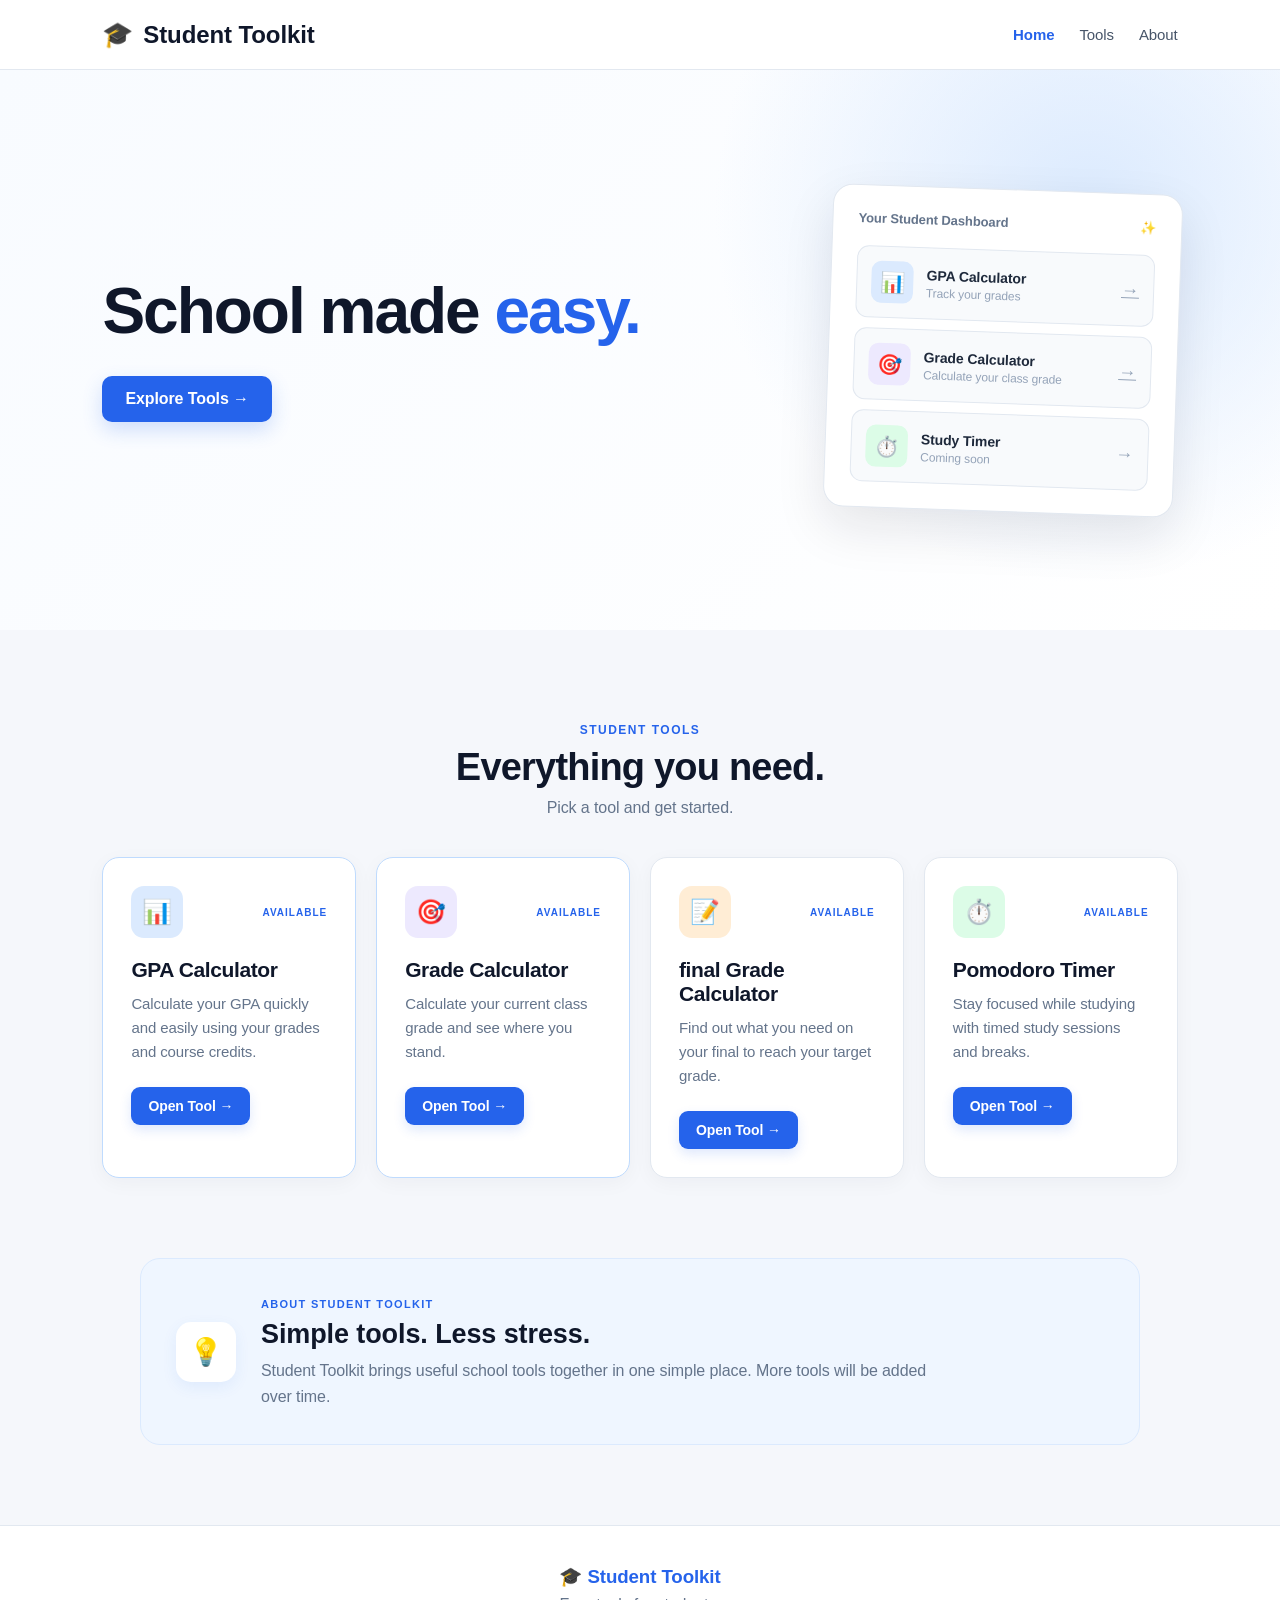
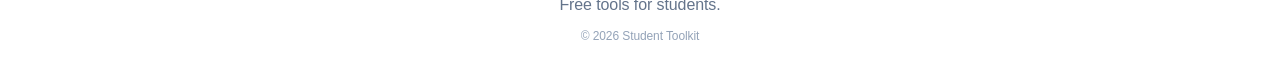
<file: index.html>
<!DOCTYPE html>
<html lang="en">

<head>
    <meta charset="UTF-8">
    <meta name="viewport" content="width=device-width, initial-scale=1.0">

    <title>Student Toolkit</title>

    <link rel="stylesheet" href="style.css">
</head>

<body>

    <!-- NAVIGATION -->

    <header>

        <div class="logo">
            <span>🎓</span>
            <h1>Student Toolkit</h1>
        </div>

        <nav>
            <a href="index.html" class="active">Home</a>
            <a href="#tools">Tools</a>
            <a href="#about">About</a>
        </nav>

    </header>


    <main>

        <!-- HERO -->

        <section class="hero">

            <div class="hero-content">

                <h2>
                    School made <span>easy.</span>
                </h2>

                <a href="#tools" class="hero-button">
                    Explore Tools →
                </a>

            </div>


            <!-- HERO DASHBOARD -->

            <div class="hero-card">

                <div class="hero-card-top">
                    <span>Your Student Dashboard</span>
                    <span>✨</span>
                </div>


                <!-- GPA -->

                <div class="dashboard-item">

                    <div class="dashboard-icon blue">
                        📊
                    </div>

                    <div>
                        <strong>GPA Calculator</strong>
                        <p>Track your grades</p>
                    </div>

                    <a href="gpa.html" class="arrow">→</a>

                </div>


                <!-- GRADE CALCULATOR -->

                <div class="dashboard-item">

                    <div class="dashboard-icon purple">
                        🎯
                    </div>

                    <div>
                        <strong>Grade Calculator</strong>
                        <p>Calculate your class grade</p>
                    </div>

                    <a href="grade.html" class="arrow">→</a>

                </div>


                <!-- STUDY TIMER -->

                <div class="dashboard-item">

                    <div class="dashboard-icon green">
                        ⏱️
                    </div>

                    <div>
                        <strong>Study Timer</strong>
                        <p>Coming soon</p>
                    </div>

                    <span class="arrow">→</span>

                </div>

            </div>

        </section>



        <!-- TOOLS -->

        <section class="tools" id="tools">

            <div class="section-title">

                <span>STUDENT TOOLS</span>

                <h2>Everything you need.</h2>

                <p>
                    Pick a tool and get started.
                </p>

            </div>


            <div class="tool-container">


                <!-- GPA CALCULATOR -->

                <div class="tool-card available">

                    <div class="tool-top">

                        <div class="tool-icon blue">
                            📊
                        </div>

                        <span class="available-tag">
                            AVAILABLE
                        </span>

                    </div>

                    <h3>GPA Calculator</h3>

                    <p>
                        Calculate your GPA quickly and easily
                        using your grades and course credits.
                    </p>

                    <a href="gpa.html" class="tool-button">
                        Open Tool →
                    </a>

                </div>



                <!-- GRADE CALCULATOR -->

                <div class="tool-card available">

                    <div class="tool-top">

                        <div class="tool-icon purple">
                            🎯
                        </div>

                        <span class="available-tag">
                            AVAILABLE
                        </span>

                    </div>

                    <h3>Grade Calculator</h3>

                    <p>
                        Calculate your current class grade
                        and see where you stand.
                    </p>

                    <a href="grade.html" class="tool-button">
                        Open Tool →
                    </a>

                </div>



                <!-- FINAL GRADE CALCULATOR -->

                <div class="tool-card">

                    <div class="tool-top">

                        <div class="tool-icon orange">
                            📝
                        </div>

                       <span class="available-tag">
                            AVAILABLE
                        </span>

                    </div>

                    <h3>final Grade Calculator</h3>

                    <p>
                        Find out what you need on your final
                        to reach your target grade.
                    </p>

                    <a href="final.html" class="tool-button">
                        Open Tool →
                    </a>

                </div>



                <!-- POMODORO TIMER -->

                <div class="tool-card">

                    <div class="tool-top">

                        <div class="tool-icon green">
                            ⏱️
                        </div>

                        <span class="available-tag">
                            AVAILABLE
                        </span>

                    </div>

                    <h3>Pomodoro Timer</h3>

                    <p>
                        Stay focused while studying with
                        timed study sessions and breaks.
                    </p>

                    <a href="timer.html" class="tool-button">
                        Open Tool →
                    </a>

                </div>


            </div>

        </section>



        <!-- ABOUT -->

        <section class="about" id="about">

            <div class="about-box">

                <div class="about-icon">
                    💡
                </div>

                <div>

                    <span>ABOUT STUDENT TOOLKIT</span>

                    <h2>
                        Simple tools. Less stress.
                    </h2>

                    <p>
                        Student Toolkit brings useful school
                        tools together in one simple place.
                        More tools will be added over time.
                    </p>

                </div>

            </div>

        </section>

    </main>



    <!-- FOOTER -->

    <footer>

        <h3>🎓 Student Toolkit</h3>

        <p>
            Free tools for students.
        </p>

        <span>
            © 2026 Student Toolkit
        </span>

    </footer>



    <script src="script.js"></script>

</body>

</html>
</file>
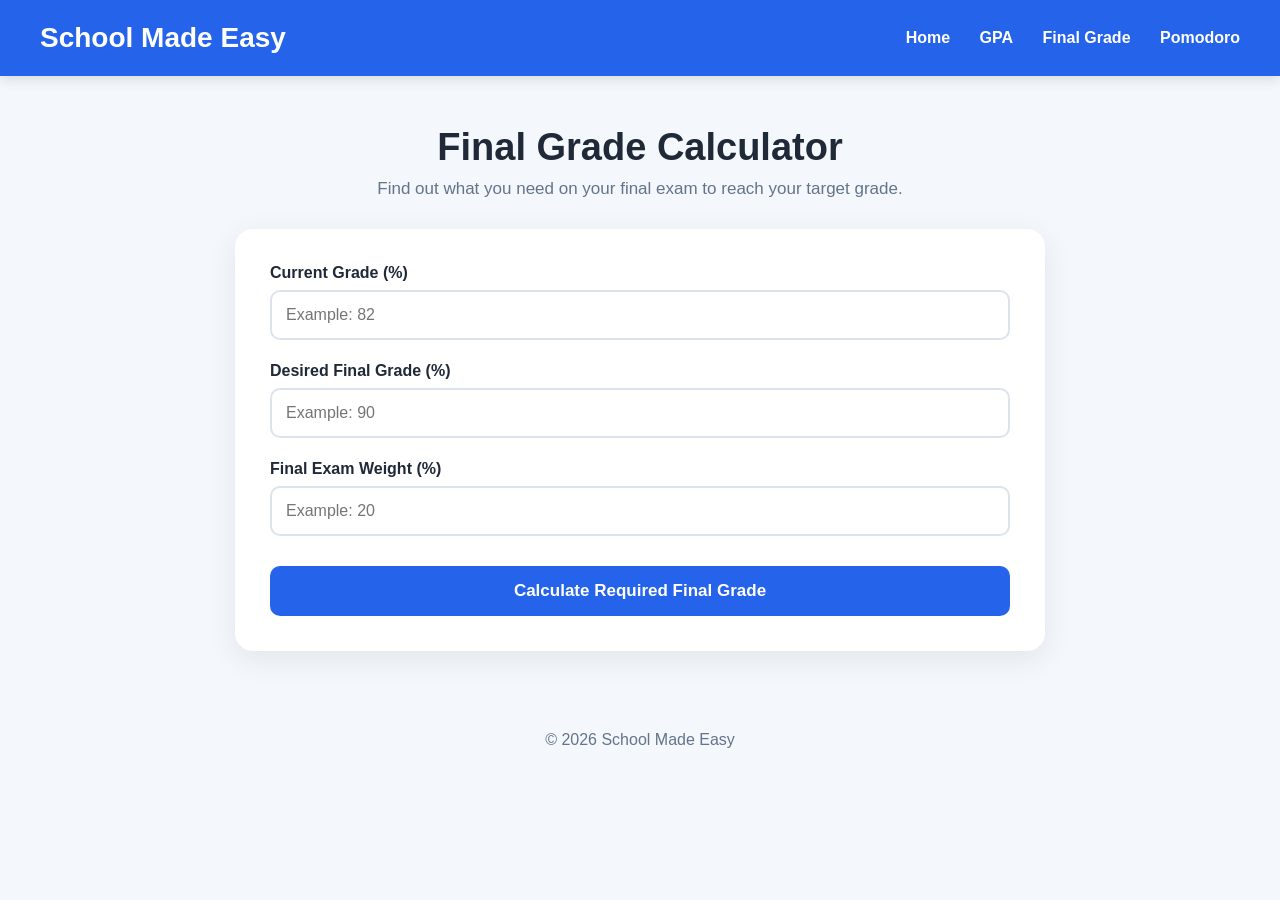
<file: Final.html>
<!DOCTYPE html>
<html lang="en">
<head>
    <meta charset="UTF-8">
    <meta name="viewport" content="width=device-width, initial-scale=1.0">
    <title>Final Grade Calculator | School Made Easy</title>

    <style>
        * {
            box-sizing: border-box;
            margin: 0;
            padding: 0;
        }

        body {
            font-family: Arial, Helvetica, sans-serif;
            background: #f4f7fb;
            color: #1f2937;
            min-height: 100vh;
        }

        header {
            background: #2563eb;
            color: white;
            padding: 22px 40px;
            display: flex;
            justify-content: space-between;
            align-items: center;
            box-shadow: 0 3px 12px rgba(0,0,0,0.12);
        }

        .logo {
            font-size: 28px;
            font-weight: 700;
        }

        nav a {
            color: white;
            text-decoration: none;
            margin-left: 25px;
            font-weight: 600;
        }

        nav a:hover {
            text-decoration: underline;
        }

        .container {
            max-width: 850px;
            margin: 50px auto;
            padding: 0 20px;
        }

        .title {
            text-align: center;
            margin-bottom: 30px;
        }

        .title h1 {
            font-size: 38px;
            margin-bottom: 10px;
        }

        .title p {
            color: #64748b;
            font-size: 17px;
        }

        .calculator {
            background: white;
            padding: 35px;
            border-radius: 18px;
            box-shadow: 0 8px 30px rgba(0,0,0,0.08);
        }

        .input-group {
            margin-bottom: 22px;
        }

        label {
            display: block;
            font-weight: 700;
            margin-bottom: 8px;
        }

        input {
            width: 100%;
            padding: 14px;
            border: 2px solid #dbe3ef;
            border-radius: 10px;
            font-size: 16px;
            outline: none;
        }

        input:focus {
            border-color: #2563eb;
        }

        button {
            width: 100%;
            padding: 15px;
            border: none;
            border-radius: 10px;
            background: #2563eb;
            color: white;
            font-size: 17px;
            font-weight: 700;
            cursor: pointer;
            margin-top: 8px;
        }

        button:hover {
            background: #1d4ed8;
        }

        .result {
            margin-top: 28px;
            padding: 25px;
            border-radius: 14px;
            background: #eff6ff;
            border: 2px solid #bfdbfe;
            text-align: center;
            display: none;
        }

        .result h2 {
            color: #2563eb;
            margin-bottom: 10px;
        }

        .big-number {
            font-size: 42px;
            font-weight: 800;
            margin: 10px 0;
        }

        .message {
            color: #475569;
            font-size: 16px;
        }

        footer {
            text-align: center;
            padding: 30px;
            color: #64748b;
        }

        @media (max-width: 650px) {
            header {
                flex-direction: column;
                gap: 15px;
                padding: 20px;
            }

            nav a {
                margin: 0 8px;
            }

            .title h1 {
                font-size: 30px;
            }

            .calculator {
                padding: 25px;
            }
        }
    </style>
</head>

<body>

<header>
    <div class="logo">School Made Easy</div>

    <nav>
        <a href="index.html">Home</a>
        <a href="gpa.html">GPA</a>
        <a href="final-grade.html">Final Grade</a>
        <a href="pomodoro.html">Pomodoro</a>
    </nav>
</header>

<div class="container">

    <div class="title">
        <h1>Final Grade Calculator</h1>
        <p>Find out what you need on your final exam to reach your target grade.</p>
    </div>

    <div class="calculator">

        <div class="input-group">
            <label for="currentGrade">Current Grade (%)</label>
            <input
                type="number"
                id="currentGrade"
                placeholder="Example: 82"
                min="0"
                max="100"
            >
        </div>

        <div class="input-group">
            <label for="targetGrade">Desired Final Grade (%)</label>
            <input
                type="number"
                id="targetGrade"
                placeholder="Example: 90"
                min="0"
                max="100"
            >
        </div>

        <div class="input-group">
            <label for="finalWeight">Final Exam Weight (%)</label>
            <input
                type="number"
                id="finalWeight"
                placeholder="Example: 20"
                min="1"
                max="100"
            >
        </div>

        <button onclick="calculateFinalGrade()">
            Calculate Required Final Grade
        </button>

        <div class="result" id="result">
            <h2>You Need</h2>

            <div class="big-number" id="requiredGrade">
                0%
            </div>

            <p class="message" id="message"></p>
        </div>

    </div>

</div>

<footer>
    © 2026 School Made Easy
</footer>

<script>
    function calculateFinalGrade() {

        const currentGrade = Number(
            document.getElementById("currentGrade").value
        );

        const targetGrade = Number(
            document.getElementById("targetGrade").value
        );

        const finalWeight = Number(
            document.getElementById("finalWeight").value
        );

        const result = document.getElementById("result");
        const requiredGrade = document.getElementById("requiredGrade");
        const message = document.getElementById("message");

        if (
            currentGrade < 0 ||
            currentGrade > 100 ||
            targetGrade < 0 ||
            targetGrade > 100 ||
            finalWeight <= 0 ||
            finalWeight > 100
        ) {
            alert("Please enter valid numbers between 0 and 100.");
            return;
        }

        const currentWeight = 100 - finalWeight;

        const needed =
            (targetGrade - (currentGrade * currentWeight / 100))
            / (finalWeight / 100);

        result.style.display = "block";

        if (needed <= 0) {

            requiredGrade.textContent = "0%";

            message.textContent =
                "You have already reached your target grade.";

        } else if (needed > 100) {

            requiredGrade.textContent =
                needed.toFixed(1) + "%";

            message.textContent =
                "Unfortunately, you would need more than 100% on the final to reach your target.";

        } else {

            requiredGrade.textContent =
                needed.toFixed(1) + "%";

            message.textContent =
                "That's the score you need on your final exam to reach your target grade.";
        }
    }
</script>

</body>
</html>
</file>
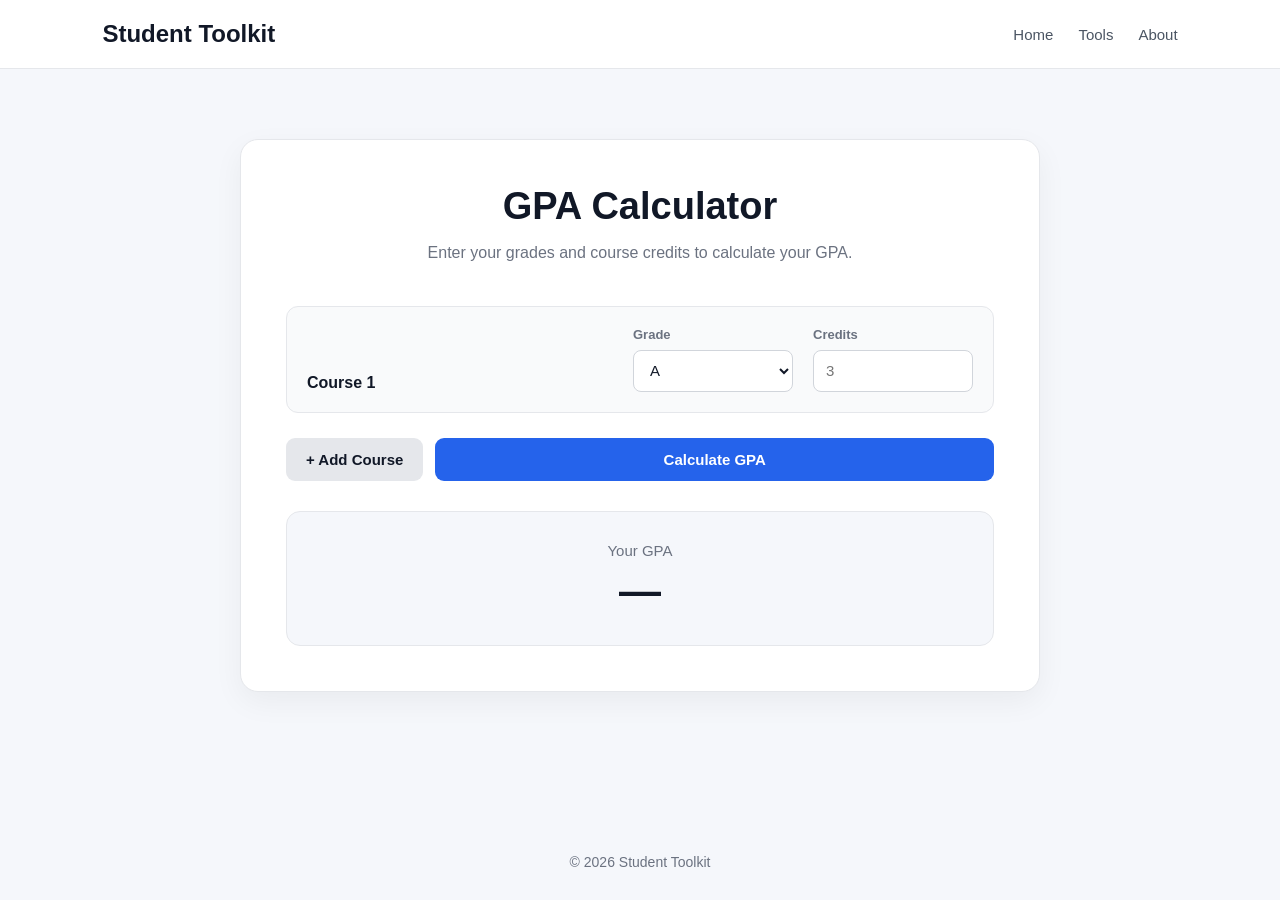
<file: Gpa.html>
<!DOCTYPE html>
<html lang="en">

<head>
    <meta charset="UTF-8">
    <meta name="viewport" content="width=device-width, initial-scale=1.0">

    <title>GPA Calculator | Student Toolkit</title>

    <link rel="stylesheet" href="gpa.css">
</head>

<body>

    <!-- Navigation -->
    <header class="navbar">

        <a href="index.html" class="logo">
            Student Toolkit
        </a>

        <nav>
            <a href="index.html">Home</a>
            <a href="#">Tools</a>
            <a href="#">About</a>
        </nav>

    </header>


    <!-- Main Content -->
    <main>

        <section class="calculator">

            <div class="calculator-header">

                <h1>GPA Calculator</h1>

                <p>
                    Enter your grades and course credits to calculate
                    your GPA.
                </p>

            </div>


            <!-- Courses -->
            <div id="courses">

                <div class="course">

                    <div class="course-name">
                        <label>Course 1</label>
                    </div>

                    <div class="grade-container">

                        <label>Grade</label>

                        <select class="grade">

                            <option value="4.0">A</option>
                            <option value="3.0">B</option>
                            <option value="2.0">C</option>
                            <option value="1.0">D</option>
                            <option value="0.0">F</option>

                        </select>

                    </div>


                    <div class="credits-container">

                        <label>Credits</label>

                        <input
                            type="number"
                            class="credits"
                            placeholder="3"
                            min="0"
                            step="0.5"
                        >

                    </div>

                </div>

            </div>


            <!-- Buttons -->
            <div class="button-container">

                <button
                    type="button"
                    id="addCourse"
                    class="secondary-button"
                >
                    + Add Course
                </button>


                <button
                    type="button"
                    id="calculateGPA"
                    class="primary-button"
                >
                    Calculate GPA
                </button>

            </div>


            <!-- Result -->
            <div id="result" class="result">

                <span class="result-label">
                    Your GPA
                </span>

                <span id="gpaValue">
                    —
                </span>

            </div>

        </section>

    </main>


    <!-- Footer -->
    <footer>

        <p>
            © 2026 Student Toolkit
        </p>

    </footer>


    <script src="gpa.js"></script>

</body>

</html>
</file>
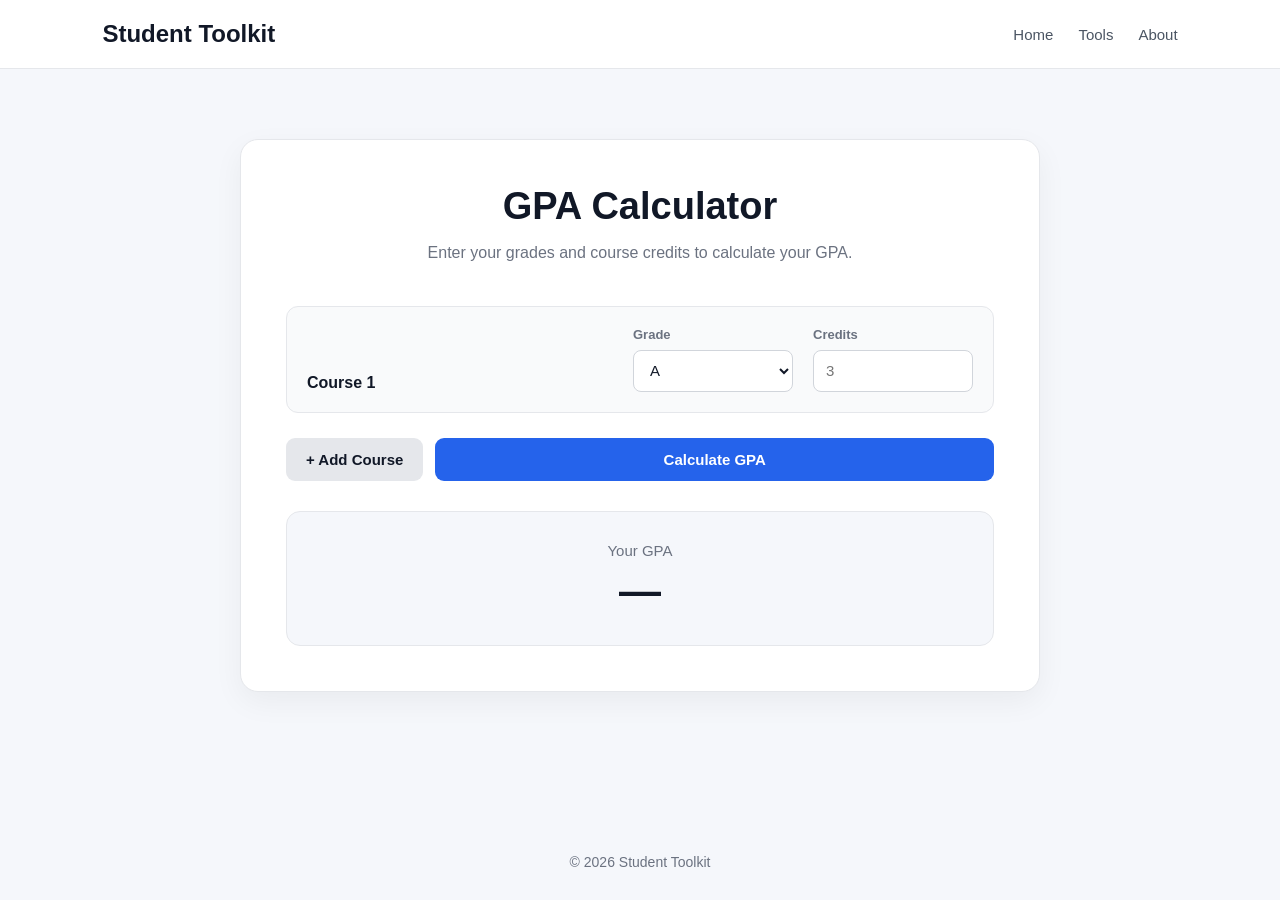
<file: gpa.html>
<!DOCTYPE html>
<html lang="en">

<head>
    <meta charset="UTF-8">
    <meta name="viewport" content="width=device-width, initial-scale=1.0">

    <title>GPA Calculator | Student Toolkit</title>

    <link rel="stylesheet" href="gpa.css">
</head>

<body>

    <!-- Navigation -->
    <header class="navbar">

        <a href="index.html" class="logo">
            Student Toolkit
        </a>

        <nav>
            <a href="index.html">Home</a>
            <a href="#">Tools</a>
            <a href="#">About</a>
        </nav>

    </header>


    <!-- Main Content -->
    <main>

        <section class="calculator">

            <div class="calculator-header">

                <h1>GPA Calculator</h1>

                <p>
                    Enter your grades and course credits to calculate
                    your GPA.
                </p>

            </div>


            <!-- Courses -->
            <div id="courses">

                <div class="course">

                    <div class="course-name">
                        <label>Course 1</label>
                    </div>

                    <div class="grade-container">

                        <label>Grade</label>

                        <select class="grade">

                            <option value="4.0">A</option>
                            <option value="3.0">B</option>
                            <option value="2.0">C</option>
                            <option value="1.0">D</option>
                            <option value="0.0">F</option>

                        </select>

                    </div>


                    <div class="credits-container">

                        <label>Credits</label>

                        <input
                            type="number"
                            class="credits"
                            placeholder="3"
                            min="0"
                            step="0.5"
                        >

                    </div>

                </div>

            </div>


            <!-- Buttons -->
            <div class="button-container">

                <button
                    type="button"
                    id="addCourse"
                    class="secondary-button"
                >
                    + Add Course
                </button>


                <button
                    type="button"
                    id="calculateGPA"
                    class="primary-button"
                >
                    Calculate GPA
                </button>

            </div>


            <!-- Result -->
            <div id="result" class="result">

                <span class="result-label">
                    Your GPA
                </span>

                <span id="gpaValue">
                    —
                </span>

            </div>

        </section>

    </main>


    <!-- Footer -->
    <footer>

        <p>
            © 2026 Student Toolkit
        </p>

    </footer>


    <script src="gpa.js"></script>

</body>

</html>
</file>
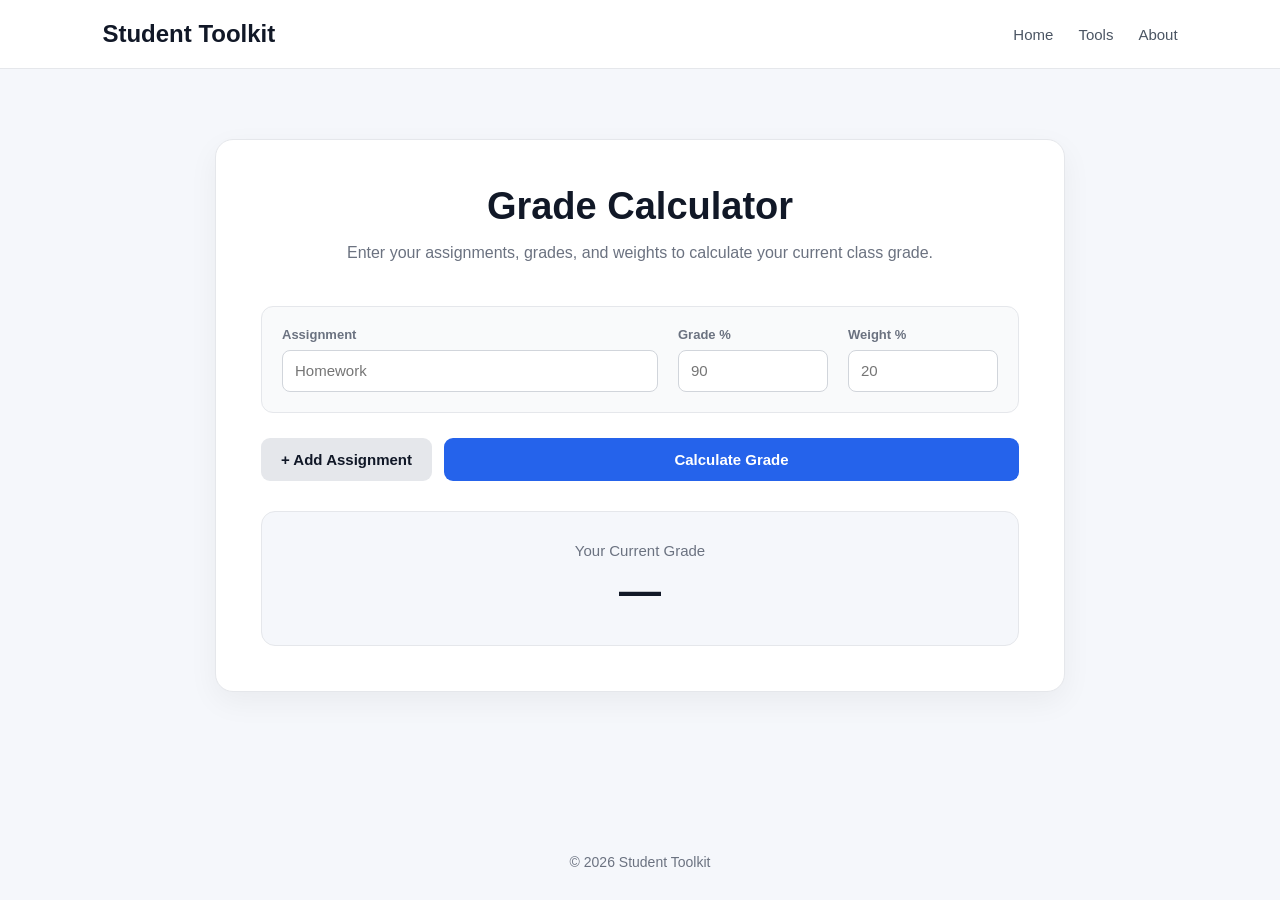
<file: grade.html>
<!DOCTYPE html>
<html lang="en">

<head>
    <meta charset="UTF-8">

    <meta
        name="viewport"
        content="width=device-width, initial-scale=1.0"
    >

    <title>Grade Calculator | Student Toolkit</title>

    <link rel="stylesheet" href="grade.css">
</head>


<body>

    <!-- Navigation -->

    <header class="navbar">

        <a href="index.html" class="logo">
            Student Toolkit
        </a>


        <nav>

            <a href="index.html">
                Home
            </a>

            <a href="#">
                Tools
            </a>

            <a href="#">
                About
            </a>

        </nav>

    </header>



    <!-- Main -->

    <main>

        <section class="calculator">

            <div class="calculator-header">

                <h1>
                    Grade Calculator
                </h1>

                <p>
                    Enter your assignments, grades, and weights
                    to calculate your current class grade.
                </p>

            </div>



            <!-- Assignments -->

            <div id="assignments">

                <div class="assignment">

                    <div class="assignment-name">

                        <label>
                            Assignment
                        </label>

                        <input
                            type="text"
                            class="name"
                            placeholder="Homework"
                        >

                    </div>


                    <div>

                        <label>
                            Grade %
                        </label>

                        <input
                            type="number"
                            class="grade"
                            placeholder="90"
                            min="0"
                            max="100"
                            step="0.1"
                        >

                    </div>


                    <div>

                        <label>
                            Weight %
                        </label>

                        <input
                            type="number"
                            class="weight"
                            placeholder="20"
                            min="0"
                            max="100"
                            step="0.1"
                        >

                    </div>

                </div>

            </div>



            <!-- Buttons -->

            <div class="button-container">

                <button
                    type="button"
                    id="addAssignment"
                    class="secondary-button"
                >
                    + Add Assignment
                </button>


                <button
                    type="button"
                    id="calculateGrade"
                    class="primary-button"
                >
                    Calculate Grade
                </button>

            </div>



            <!-- Weight Warning -->

            <div id="weightMessage"></div>



            <!-- Result -->

            <div class="result">

                <span class="result-label">
                    Your Current Grade
                </span>


                <span id="gradeValue">
                    —
                </span>

            </div>

        </section>

    </main>



    <!-- Footer -->

    <footer>

        <p>
            © 2026 Student Toolkit
        </p>

    </footer>



    <script src="grade.js"></script>

</body>

</html>
</file>
<file: style.css>
* {
    box-sizing: border-box;
    margin: 0;
    padding: 0;
}


/* =========================================
   BODY
========================================= */

body {
    font-family: "Segoe UI", Inter, Arial, sans-serif;

    background: #f5f7fb;

    color: #1f2937;

    letter-spacing: -0.1px;
}


/* =========================================
   HEADER
========================================= */

header {
    background: white;

    padding: 20px 8%;

    display: flex;

    justify-content: space-between;

    align-items: center;

    border-bottom: 1px solid #e2e8f0;
}

.logo {
    display: flex;

    align-items: center;

    gap: 10px;
}

.logo span {
    font-size: 25px;
}

.logo h1 {
    font-size: 24px;

    font-weight: 700;

    color: #0f172a;
}

nav {
    display: flex;

    gap: 25px;
}

nav a {
    text-decoration: none;

    color: #475569;

    font-size: 15px;

    font-weight: 500;

    transition: 0.2s ease;
}

nav a:hover {
    color: #2563eb;
}

nav a.active {
    color: #2563eb;

    font-weight: 700;
}


/* =========================================
   HERO
========================================= */

.hero {
    min-height: 560px;

    padding: 85px 8%;

    display: flex;

    align-items: center;

    justify-content: space-between;

    gap: 70px;

    text-align: left;

    background:
        radial-gradient(
            circle at 85% 25%,
            #dbeafe,
            transparent 32%
        ),
        linear-gradient(
            135deg,
            #f8fbff,
            #ffffff
        );
}

.hero-content {
    max-width: 600px;
}

.hero h2 {
    font-size: 64px;

    font-weight: 750;

    letter-spacing: -2px;

    line-height: 1.05;

    margin-bottom: 30px;

    color: #0f172a;
}

.hero h2 span {
    color: #2563eb;
}


/* =========================================
   HERO BUTTON
========================================= */

.hero-button {
    display: inline-flex;

    align-items: center;

    gap: 8px;

    padding: 14px 23px;

    background: #2563eb;

    color: white;

    border-radius: 10px;

    text-decoration: none;

    font-size: 16px;

    font-weight: 650;

    box-shadow:
        0 8px 20px rgba(37, 99, 235, 0.2);

    transition: all 0.2s ease;
}

.hero-button:hover {
    background: #1d4ed8;

    transform: translateY(-3px);

    box-shadow:
        0 12px 25px rgba(37, 99, 235, 0.25);
}


/* =========================================
   HERO DASHBOARD CARD
========================================= */

.hero-card {
    width: 350px;

    flex-shrink: 0;

    padding: 25px;

    background: white;

    border: 1px solid #e2e8f0;

    border-radius: 20px;

    box-shadow:
        0 20px 50px rgba(15, 23, 42, 0.1);

    transform: rotate(2deg);

    transition: 0.3s ease;
}

.hero-card:hover {
    transform: rotate(0deg) translateY(-6px);
}

.hero-card-top {
    display: flex;

    justify-content: space-between;

    margin-bottom: 20px;

    color: #64748b;

    font-size: 13px;

    font-weight: 700;
}


/* =========================================
   DASHBOARD ITEMS
========================================= */

.dashboard-item {
    display: flex;

    align-items: center;

    gap: 13px;

    padding: 14px;

    margin-top: 10px;

    background: #f8fafc;

    border: 1px solid #e2e8f0;

    border-radius: 12px;
}

.dashboard-icon {
    width: 42px;
    height: 42px;

    display: flex;

    align-items: center;

    justify-content: center;

    flex-shrink: 0;

    border-radius: 10px;

    font-size: 20px;
}

.dashboard-icon.blue {
    background: #dbeafe;
}

.dashboard-icon.purple {
    background: #ede9fe;
}

.dashboard-icon.green {
    background: #dcfce7;
}

.dashboard-item strong {
    display: block;

    font-size: 14px;

    color: #1e293b;
}

.dashboard-item p {
    margin: 3px 0 0;

    font-size: 12px;

    color: #94a3b8;
}

.check {
    margin-left: auto;

    width: 25px;
    height: 25px;

    display: flex;

    align-items: center;

    justify-content: center;

    border-radius: 50%;

    background: #dcfce7;

    color: #16a34a;

    font-weight: bold;
}

.arrow {
    margin-left: auto;

    color: #94a3b8;

    font-size: 18px;
}


/* =========================================
   TOOLS SECTION
========================================= */

.tools {
    padding: 90px 8% 80px;
}

.section-title {
    max-width: 600px;

    margin: 0 auto 40px;

    text-align: center;
}

.section-title > span {
    color: #2563eb;

    font-size: 12px;

    font-weight: 800;

    letter-spacing: 1.5px;
}

.section-title h2 {
    margin: 8px 0 10px;

    font-size: 38px;

    font-weight: 700;

    letter-spacing: -0.8px;

    color: #0f172a;
}

.section-title p {
    color: #64748b;

    font-size: 16px;
}


/* =========================================
   TOOL CONTAINER
========================================= */

.tool-container {
    display: grid;

    grid-template-columns: repeat(4, 1fr);

    gap: 20px;

    max-width: 1250px;

    margin: 0 auto;
}


/* =========================================
   TOOL CARDS
========================================= */

.tool-card {
    position: relative;

    min-height: 310px;

    padding: 28px;

    background: white;

    border: 1px solid #e2e8f0;

    border-radius: 17px;

    box-shadow:
        0 5px 20px rgba(15, 23, 42, 0.04);

    transition:
        transform 0.25s ease,
        box-shadow 0.25s ease,
        border-color 0.25s ease;
}

.tool-card:hover {
    transform: translateY(-6px);

    border-color: #bfdbfe;

    box-shadow:
        0 15px 35px rgba(15, 23, 42, 0.09);
}

.tool-card.available {
    border-color: #bfdbfe;
}


/* =========================================
   TOOL TOP
========================================= */

.tool-top {
    display: flex;

    justify-content: space-between;

    align-items: center;

    margin-bottom: 20px;
}

.tool-icon {
    width: 52px;
    height: 52px;

    display: flex;

    align-items: center;

    justify-content: center;

    border-radius: 13px;

    font-size: 24px;
}

.tool-icon.blue {
    background: #dbeafe;
}

.tool-icon.purple {
    background: #ede9fe;
}

.tool-icon.orange {
    background: #ffedd5;
}

.tool-icon.green {
    background: #dcfce7;
}


/* =========================================
   TOOL TAGS
========================================= */

.available-tag,
.soon-tag {
    font-size: 10px;

    font-weight: 800;

    letter-spacing: 1px;
}

.available-tag {
    color: #2563eb;
}

.soon-tag {
    color: #94a3b8;
}


/* =========================================
   TOOL TEXT
========================================= */

.tool-card h3 {
    margin-bottom: 10px;

    font-size: 21px;

    font-weight: 700;

    letter-spacing: -0.4px;

    color: #0f172a;
}

.tool-card p {
    min-height: 75px;

    margin-bottom: 20px;

    color: #64748b;

    font-size: 15px;

    line-height: 1.6;
}


/* =========================================
   GPA OPEN TOOL BUTTON
========================================= */

.tool-button {
    display: inline-flex;

    align-items: center;

    justify-content: center;

    padding: 11px 17px;

    background: #2563eb;

    color: white !important;

    border-radius: 9px;

    text-decoration: none;

    font-size: 14px;

    font-weight: 650;

    transition: all 0.2s ease;

    box-shadow:
        0 5px 12px rgba(37, 99, 235, 0.15);
}

.tool-button:hover {
    background: #1d4ed8;

    transform: translateY(-2px);

    text-decoration: none !important;

    box-shadow:
        0 8px 18px rgba(37, 99, 235, 0.22);
}


/* =========================================
   DISABLED BUTTONS
========================================= */

.disabled-button {
    padding: 10px 15px;

    background: #f1f5f9;

    color: #94a3b8;

    border: none;

    border-radius: 8px;

    cursor: not-allowed;

    font-size: 14px;
}


/* =========================================
   ABOUT
========================================= */

.about {
    padding: 0 8% 80px;
}

.about-box {
    max-width: 1000px;

    margin: 0 auto;

    display: flex;

    align-items: center;

    gap: 25px;

    padding: 35px;

    background: #eff6ff;

    border: 1px solid #dbeafe;

    border-radius: 20px;
}

.about-icon {
    width: 60px;
    height: 60px;

    display: flex;

    align-items: center;

    justify-content: center;

    flex-shrink: 0;

    background: white;

    border-radius: 15px;

    font-size: 27px;

    box-shadow:
        0 5px 15px rgba(37, 99, 235, 0.08);
}

.about-box > div:last-child > span {
    color: #2563eb;

    font-size: 11px;

    font-weight: 800;

    letter-spacing: 1.3px;
}

.about-box h2 {
    margin: 7px 0 8px;

    font-size: 27px;

    color: #0f172a;
}

.about-box p {
    max-width: 700px;

    color: #64748b;

    line-height: 1.6;
}


/* =========================================
   FOOTER
========================================= */

footer {
    margin-top: 0;

    padding: 40px 20px;

    background: white;

    border-top: 1px solid #e2e8f0;

    text-align: center;
}

footer h3 {
    margin-bottom: 8px;

    color: #2563eb;
}

footer p {
    margin-bottom: 12px;

    color: #64748b;
}

footer span {
    font-size: 12px;

    color: #94a3b8;
}


/* =========================================
   MOBILE
========================================= */

@media (max-width: 1000px) {

    .tool-container {
        grid-template-columns: repeat(2, 1fr);
    }

    .hero {
        padding-left: 6%;
        padding-right: 6%;
    }

}


@media (max-width: 800px) {

    .hero {
        flex-direction: column;

        padding: 70px 6%;

        text-align: center;
    }

    .hero h2 {
        font-size: 52px;
    }

    .hero-card {
        width: 330px;
    }

}


@media (max-width: 600px) {

    header {
        flex-direction: column;

        gap: 15px;

        padding: 18px 5%;
    }

    nav {
        gap: 18px;

        flex-wrap: wrap;

        justify-content: center;
    }

    .hero {
        padding: 55px 20px;
    }

    .hero h2 {
        font-size: 42px;

        letter-spacing: -1.5px;
    }

    .hero-card {
        width: 100%;

        max-width: 340px;
    }

    .tools {
        padding: 70px 20px;
    }

    .section-title h2 {
        font-size: 30px;
    }

    .tool-container {
        grid-template-columns: 1fr;
    }

    .about {
        padding: 0 20px 60px;
    }

    .about-box {
        flex-direction: column;

        text-align: center;

        padding: 28px 22px;
    }

}


.gpa-hero {
    padding: 70px 20px 65px;

    text-align: center;

    background:
        radial-gradient(
            circle at 50% 0%,
            #dbeafe,
            transparent 45%
        ),
        #f8fbff;
}

.gpa-hero-content {
    max-width: 650px;

    margin: 0 auto;
}

.gpa-badge {
    display: inline-block;

    padding: 8px 14px;

    margin-bottom: 18px;

    border-radius: 30px;

    background: #dbeafe;

    color: #2563eb;

    font-size: 13px;

    font-weight: 700;
}

.gpa-hero h2 {
    margin-bottom: 15px;

    font-size: 52px;

    line-height: 1.1;

    letter-spacing: -1.5px;

    color: #0f172a;
}

.gpa-hero h2 span {
    color: #2563eb;
}

.gpa-hero p {
    max-width: 550px;

    margin: 0 auto;

    color: #64748b;

    font-size: 17px;

    line-height: 1.6;
}


/* =========================================
   GPA SECTION
========================================= */

.gpa-section {
    max-width: 850px;

    margin: 0 auto;

    padding: 65px 20px 90px;
}


/* =========================================
   CALCULATOR
========================================= */

.calculator {
    padding: 35px;

    background: white;

    border: 1px solid #e2e8f0;

    border-radius: 20px;

    box-shadow:
        0 10px 35px rgba(15, 23, 42, 0.06);
}


/* CALCULATOR HEADING */

.calculator-heading {
    display: flex;

    align-items: center;

    gap: 15px;

    margin-bottom: 30px;
}

.calculator-icon {
    width: 52px;
    height: 52px;

    display: flex;

    align-items: center;

    justify-content: center;

    flex-shrink: 0;

    border-radius: 13px;

    background: #dbeafe;

    font-size: 24px;
}

.calculator-heading h2 {
    margin-bottom: 4px;

    font-size: 25px;

    color: #0f172a;
}

.calculator-heading p {
    color: #94a3b8;

    font-size: 14px;
}


/* =========================================
   COURSE ROW
========================================= */

.gpa-section .course {
    display: grid;

    grid-template-columns: 1fr 130px 140px;

    align-items: center;

    gap: 15px;

    margin-bottom: 12px;

    padding: 12px;

    background: #f8fafc;

    border: 1px solid #e2e8f0;

    border-radius: 12px;

    transition: 0.2s ease;
}

.gpa-section .course:hover {
    border-color: #bfdbfe;

    background: #f8fbff;
}


/* COURSE NAME */

.course-name {
    display: flex;

    align-items: center;

    gap: 12px;
}

.course-name span {
    width: 34px;
    height: 34px;

    display: flex;

    align-items: center;

    justify-content: center;

    border-radius: 9px;

    background: #e0edff;

    color: #2563eb;

    font-size: 12px;

    font-weight: 800;
}

.course-name label {
    font-size: 15px;

    font-weight: 650;

    color: #334155;
}


/* INPUTS */

.gpa-section .course select,
.gpa-section .course input {
    width: 100%;

    padding: 11px 12px;

    border: 1px solid #cbd5e1;

    border-radius: 8px;

    background: white;

    color: #334155;

    font-family: inherit;

    font-size: 14px;

    outline: none;

    transition: 0.2s ease;
}

.gpa-section .course select:focus,
.gpa-section .course input:focus {
    border-color: #2563eb;

    box-shadow:
        0 0 0 3px rgba(37, 99, 235, 0.1);
}


/* =========================================
   CALCULATE BUTTON
========================================= */

.calculate-button {
    width: 100%;

    margin-top: 20px;

    padding: 14px 20px;

    border: none;

    border-radius: 10px;

    background: #2563eb;

    color: white;

    font-family: inherit;

    font-size: 16px;

    font-weight: 700;

    cursor: pointer;

    box-shadow:
        0 7px 15px rgba(37, 99, 235, 0.18);

    transition: 0.2s ease;
}

.calculate-button:hover {
    background: #1d4ed8;

    transform: translateY(-2px);

    box-shadow:
        0 10px 20px rgba(37, 99, 235, 0.23);
}

.calculate-button:active {
    transform: translateY(0);
}


/* =========================================
   GPA RESULT
========================================= */

.gpa-result {
    display: flex;

    align-items: center;

    gap: 15px;

    margin-top: 20px;

    padding: 18px;

    background: #f8fafc;

    border: 1px solid #e2e8f0;

    border-radius: 12px;
}

.result-icon {
    width: 45px;
    height: 45px;

    display: flex;

    align-items: center;

    justify-content: center;

    border-radius: 11px;

    background: #dbeafe;

    font-size: 21px;
}

.gpa-result small {
    display: block;

    margin-bottom: 3px;

    color: #94a3b8;

    font-size: 12px;

    font-weight: 600;
}

.gpa-result strong {
    display: block;

    color: #334155;

    font-size: 17px;
}


/* =========================================
   INFO CARD
========================================= */

.gpa-info {
    display: flex;

    align-items: flex-start;

    gap: 15px;

    margin-top: 20px;

    padding: 25px;

    background: #eff6ff;

    border: 1px solid #dbeafe;

    border-radius: 15px;
}

.info-icon {
    width: 42px;
    height: 42px;

    display: flex;

    align-items: center;

    justify-content: center;

    flex-shrink: 0;

    background: white;

    border-radius: 10px;

    font-size: 20px;
}

.gpa-info h3 {
    margin-bottom: 7px;

    color: #0f172a;

    font-size: 17px;
}

.gpa-info p {
    color: #64748b;

    font-size: 14px;

    line-height: 1.6;
}


/* =========================================
   GPA MOBILE
========================================= */

@media (max-width: 650px) {

    .gpa-hero {
        padding: 55px 20px;
    }

    .gpa-hero h2 {
        font-size: 40px;
    }

    .gpa-section {
        padding: 45px 15px 70px;
    }

    .calculator {
        padding: 22px;
    }

    .gpa-section .course {
        grid-template-columns: 1fr 90px;

        gap: 10px;
    }

    .course-name {
        grid-column: 1 / -1;
    }

    .gpa-info {
        flex-direction: column;
    }

}
</file>
<file: gpa.css>
/* =========================================
   GENERAL
========================================= */

* {
    box-sizing: border-box;
    margin: 0;
    padding: 0;
}


body {
    font-family: Arial, Helvetica, sans-serif;

    background: #f5f7fb;

    color: #1f2937;

    min-height: 100vh;

    display: flex;
    flex-direction: column;
}



/* =========================================
   NAVIGATION
========================================= */

.navbar {
    width: 100%;

    background: white;

    padding: 20px 8%;

    display: flex;

    justify-content: space-between;

    align-items: center;

    border-bottom: 1px solid #e5e7eb;
}


.logo {
    text-decoration: none;

    color: #111827;

    font-size: 24px;

    font-weight: 700;
}


.navbar nav {
    display: flex;

    gap: 25px;
}


.navbar nav a {
    text-decoration: none;

    color: #4b5563;

    font-size: 15px;

    transition: 0.2s;
}


.navbar nav a:hover {
    color: #111827;
}



/* =========================================
   MAIN
========================================= */

main {
    flex: 1;

    width: 100%;

    padding: 70px 20px;
}



/* =========================================
   CALCULATOR
========================================= */

.calculator {
    width: 100%;

    max-width: 800px;

    margin: 0 auto;

    background: white;

    padding: 45px;

    border-radius: 18px;

    border: 1px solid #e5e7eb;

    box-shadow: 0 10px 30px rgba(0, 0, 0, 0.05);
}



/* =========================================
   HEADER
========================================= */

.calculator-header {
    text-align: center;

    margin-bottom: 40px;
}


.calculator-header h1 {
    font-size: 38px;

    margin-bottom: 12px;

    color: #111827;
}


.calculator-header p {
    color: #6b7280;

    font-size: 16px;

    line-height: 1.6;
}



/* =========================================
   COURSE
========================================= */

.course {
    display: grid;

    grid-template-columns: 1fr 160px 160px;

    gap: 20px;

    align-items: end;

    padding: 20px;

    margin-bottom: 15px;

    background: #f9fafb;

    border: 1px solid #e5e7eb;

    border-radius: 12px;
}


.course label {
    display: block;

    font-size: 13px;

    font-weight: 600;

    color: #6b7280;

    margin-bottom: 8px;
}


.course-name {
    font-size: 16px;

    font-weight: 600;

    color: #111827;
}


.course-name label {
    color: #111827;

    font-size: 16px;

    margin-bottom: 0;
}


.grade-container select,
.credits-container input {
    width: 100%;

    height: 42px;

    padding: 0 12px;

    border: 1px solid #d1d5db;

    border-radius: 8px;

    background: white;

    font-size: 15px;

    color: #111827;

    outline: none;
}


.grade-container select:focus,
.credits-container input:focus {
    border-color: #6b7280;
}



/* =========================================
   BUTTONS
========================================= */

.button-container {
    display: flex;

    gap: 12px;

    margin-top: 25px;
}


button {
    font-family: inherit;

    font-size: 15px;

    font-weight: 600;

    cursor: pointer;

    border: none;

    border-radius: 9px;

    padding: 13px 20px;

    transition:
        transform 0.15s,
        opacity 0.15s;
}


button:hover {
    opacity: 0.9;

    transform: translateY(-1px);
}


button:active {
    transform: translateY(0);
}


.secondary-button {
    background: #e5e7eb;

    color: #111827;
}


.primary-button {
    background: #2563eb;

    color: white;

    flex: 1;
}



/* =========================================
   RESULT
========================================= */

.result {
    margin-top: 30px;

    padding: 30px;

    border-radius: 14px;

    background: #f5f7fb;

    border: 1px solid #e5e7eb;

    text-align: center;
}


.result-label {
    display: block;

    color: #6b7280;

    font-size: 15px;

    margin-bottom: 8px;
}


#gpaValue {
    display: block;

    font-size: 42px;

    font-weight: 700;

    color: #111827;
}



/* =========================================
   FOOTER
========================================= */

footer {
    text-align: center;

    padding: 30px 20px;

    color: #6b7280;

    font-size: 14px;
}



/* =========================================
   MOBILE
========================================= */

@media (max-width: 700px) {

    .navbar {
        padding: 18px 5%;
    }


    .logo {
        font-size: 20px;
    }


    .navbar nav {
        gap: 12px;
    }


    .navbar nav a {
        font-size: 13px;
    }


    main {
        padding: 35px 15px;
    }


    .calculator {
        padding: 25px 20px;
    }


    .calculator-header h1 {
        font-size: 30px;
    }


    .course {
        grid-template-columns: 1fr;

        gap: 15px;
    }


    .button-container {
        flex-direction: column;
    }


    .secondary-button,
    .primary-button {
        width: 100%;
    }

}
</file>
<file: grade.css>
/* =========================================
   GENERAL
========================================= */

* {
    box-sizing: border-box;

    margin: 0;

    padding: 0;
}


body {

    font-family:
        Arial,
        Helvetica,
        sans-serif;

    background: #f5f7fb;

    color: #1f2937;

    min-height: 100vh;

    display: flex;

    flex-direction: column;
}



/* =========================================
   NAVIGATION
========================================= */

.navbar {

    width: 100%;

    background: white;

    padding: 20px 8%;

    display: flex;

    justify-content: space-between;

    align-items: center;

    border-bottom:
        1px solid #e5e7eb;
}


.logo {

    text-decoration: none;

    color: #111827;

    font-size: 24px;

    font-weight: 700;
}


.navbar nav {

    display: flex;

    gap: 25px;
}


.navbar nav a {

    text-decoration: none;

    color: #4b5563;

    font-size: 15px;
}


.navbar nav a:hover {

    color: #111827;
}



/* =========================================
   MAIN
========================================= */

main {

    flex: 1;

    width: 100%;

    padding: 70px 20px;
}



/* =========================================
   CALCULATOR
========================================= */

.calculator {

    width: 100%;

    max-width: 850px;

    margin: 0 auto;

    background: white;

    padding: 45px;

    border-radius: 18px;

    border:
        1px solid #e5e7eb;

    box-shadow:
        0 10px 30px
        rgba(0, 0, 0, 0.05);
}



/* =========================================
   HEADER
========================================= */

.calculator-header {

    text-align: center;

    margin-bottom: 40px;
}


.calculator-header h1 {

    font-size: 38px;

    margin-bottom: 12px;

    color: #111827;
}


.calculator-header p {

    color: #6b7280;

    font-size: 16px;

    line-height: 1.6;
}



/* =========================================
   ASSIGNMENT
========================================= */

.assignment {

    display: grid;

    grid-template-columns:
        1fr
        150px
        150px;

    gap: 20px;

    align-items: end;

    padding: 20px;

    margin-bottom: 15px;

    background: #f9fafb;

    border:
        1px solid #e5e7eb;

    border-radius: 12px;
}


.assignment label {

    display: block;

    font-size: 13px;

    font-weight: 600;

    color: #6b7280;

    margin-bottom: 8px;
}


.assignment input {

    width: 100%;

    height: 42px;

    padding:
        0 12px;

    border:
        1px solid #d1d5db;

    border-radius: 8px;

    background: white;

    font-size: 15px;

    color: #111827;

    outline: none;
}


.assignment input:focus {

    border-color: #6b7280;
}



/* =========================================
   BUTTONS
========================================= */

.button-container {

    display: flex;

    gap: 12px;

    margin-top: 25px;
}


button {

    font-family: inherit;

    font-size: 15px;

    font-weight: 600;

    cursor: pointer;

    border: none;

    border-radius: 9px;

    padding:
        13px 20px;

    transition:
        transform 0.15s,
        opacity 0.15s;
}


button:hover {

    opacity: 0.9;

    transform:
        translateY(-1px);
}


.secondary-button {

    background: #e5e7eb;

    color: #111827;
}


.primary-button {

    background: #2563eb;

    color: white;

    flex: 1;
}



/* =========================================
   WEIGHT MESSAGE
========================================= */

#weightMessage {

    margin-top: 20px;

    text-align: center;

    font-size: 14px;

    color: #6b7280;
}



/* =========================================
   RESULT
========================================= */

.result {

    margin-top: 30px;

    padding: 30px;

    border-radius: 14px;

    background: #f5f7fb;

    border:
        1px solid #e5e7eb;

    text-align: center;
}


.result-label {

    display: block;

    color: #6b7280;

    font-size: 15px;

    margin-bottom: 8px;
}


#gradeValue {

    display: block;

    font-size: 42px;

    font-weight: 700;

    color: #111827;
}



/* =========================================
   FOOTER
========================================= */

footer {

    text-align: center;

    padding: 30px 20px;

    color: #6b7280;

    font-size: 14px;
}



/* =========================================
   MOBILE
========================================= */

@media (max-width: 700px) {

    .navbar {

        padding:
            18px 5%;
    }


    .logo {

        font-size: 20px;
    }


    .navbar nav {

        gap: 12px;
    }


    .navbar nav a {

        font-size: 13px;
    }


    main {

        padding:
            35px 15px;
    }


    .calculator {

        padding:
            25px 20px;
    }


    .calculator-header h1 {

        font-size: 30px;
    }


    .assignment {

        grid-template-columns: 1fr;

        gap: 15px;
    }


    .button-container {

        flex-direction: column;
    }


    .secondary-button,
    .primary-button {

        width: 100%;
    }

}
</file>
